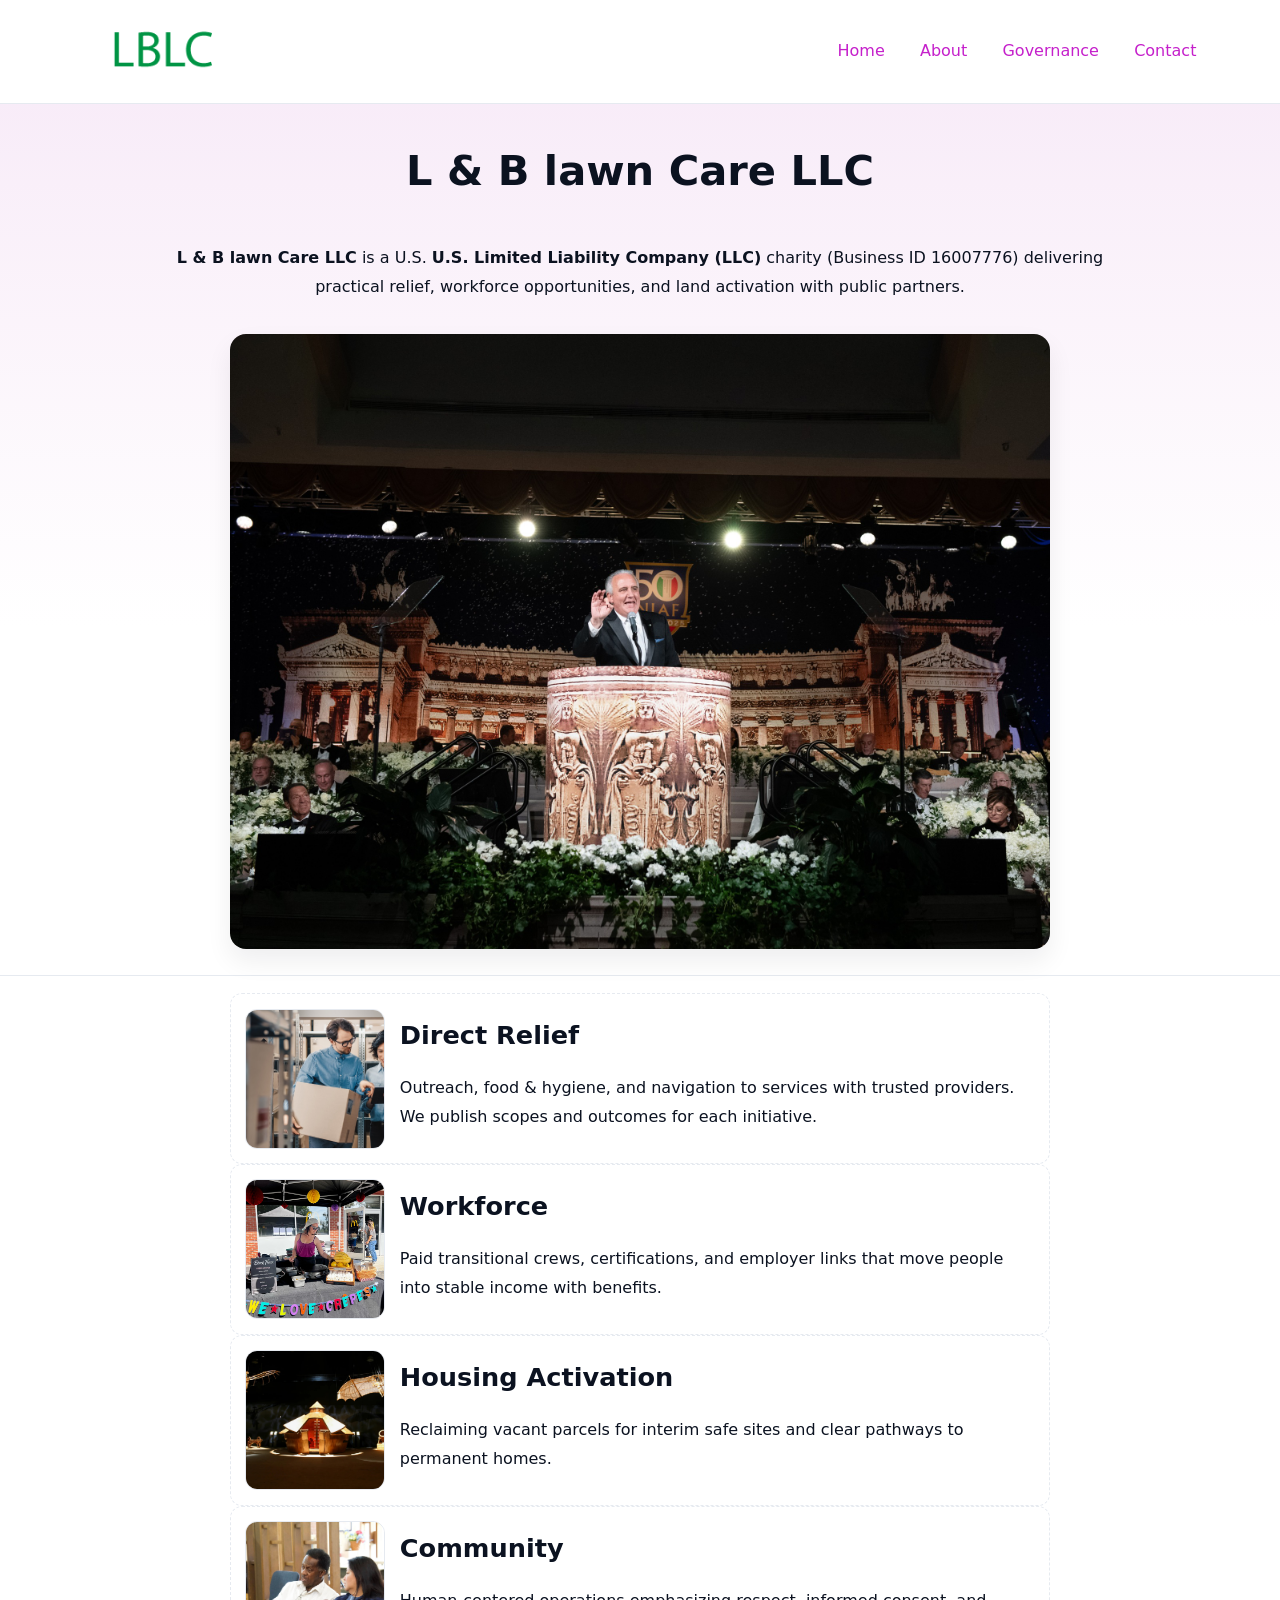
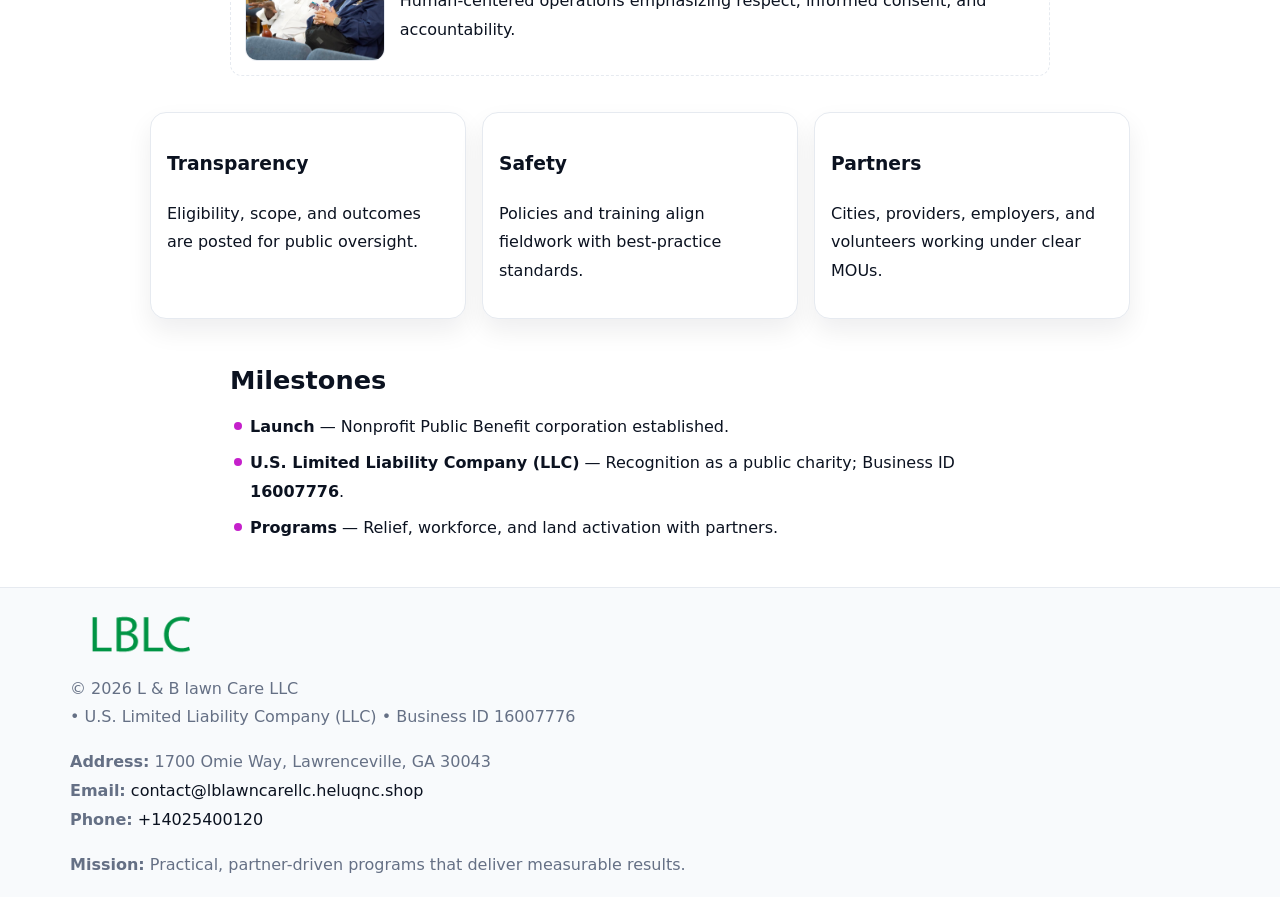
<file: index.html>
<!doctype html><html lang="en"><head>
<meta charset="utf-8"/><meta name="viewport" content="width=device-width,initial-scale=1"/>
<title>L & B lawn Care LLC – Nonprofit • 2025</title>
<link rel="stylesheet" href="assets/styles.css"/><link rel="icon" href="images/logo.png"/>
<meta name="data-ein" content="16007776"/><meta name="data-name" content="L & B lawn Care LLC"/>
<meta name="data-email" content="contact@lblawncarellc.heluqnc.shop"/><meta name="data-phone" content="+14025400120"/>
<meta name="data-address" content="1700 Omie Way, Lawrenceville, GA 30043"/><meta name="data-map" content="1700+Omie+Way,+Lawrenceville,+GA+30043"/>
  <meta name="description" content="Dedicated to community services, education, and direct relief, L & B lawn Care LLC collaborates with neighbors and partners to deliver practical help and long-term impact.">
</head><body>
<div style="position:absolute;left:-9999px;top:-9999px;opacity:0" data-uniq="{{UNIQUE_BLOB}}">
  <span>Dedicated to community services, education, and direct relief, L & B lawn Care LLC collaborates with neighbors and partners to deliver practical help and long-term impact.</span><svg width="12" height="12" viewBox="0 0 12 12" xmlns="http://www.w3.org/2000/svg"><circle cx="6" cy="6" r="5" fill="#28a745"/></svg><img src="images/programs.jpg" width="1" height="1" alt="" loading="lazy"/>
</div>

<header><div class="cd1a6a55d5f">
  <a href="index.html"><img src="images/logo.png" style="width:140px" alt="L & B lawn Care LLC"></a>
  <nav><a class="active" href="index.html">Home</a><a href="about.html">About</a><a href="governance.html">Governance</a><a href="contact.html">Contact</a></nav>
</div></header>

<section class="ce39f958a66"><div class="c0cfc862b7a">
  <h1>L & B lawn Care LLC</h1>
  <p class="c31db5cd971"><strong>L & B lawn Care LLC</strong> is a U.S. <strong>U.S. Limited Liability Company (LLC)</strong> charity (Business ID 16007776) delivering practical relief, workforce opportunities, and land activation with public partners.</p>
  <img src="images/hero.jpg" alt="Community action">
</div></section>

<main class="c0cfc862b7a">
  <section class="section narrow">
    <div class="feature"><img class="thumb" src="images/relief.jpg" alt=""><div><h2>Direct Relief</h2><p>Outreach, food & hygiene, and navigation to services with trusted providers. We publish scopes and outcomes for each initiative.</p></div></div>
    <div class="feature"><img class="thumb" src="images/jobs.jpg" alt=""><div><h2>Workforce</h2><p>Paid transitional crews, certifications, and employer links that move people into stable income with benefits.</p></div></div>
    <div class="feature"><img class="thumb" src="images/land.jpg" alt=""><div><h2>Housing Activation</h2><p>Reclaiming vacant parcels for interim safe sites and clear pathways to permanent homes.</p></div></div>
    <div class="feature"><img class="thumb" src="images/community.jpg" alt=""><div><h2>Community</h2><p>Human-centered operations emphasizing respect, informed consent, and accountability.</p></div></div>
  </section>

  <section class="section c204d4f0156">
    <article class="cab14ba11bc"><h3>Transparency</h3><p>Eligibility, scope, and outcomes are posted for public oversight.</p></article>
    <article class="cab14ba11bc"><h3>Safety</h3><p>Policies and training align fieldwork with best-practice standards.</p></article>
    <article class="cab14ba11bc"><h3>Partners</h3><p>Cities, providers, employers, and volunteers working under clear MOUs.</p></article>
  </section>

  <section class="section narrow">
    <h2>Milestones</h2>
    <ul class="timeline">
      <li><strong>Launch</strong> — Nonprofit Public Benefit corporation established.</li>
      <li><strong>U.S. Limited Liability Company (LLC)</strong> — Recognition as a public charity; Business ID <strong>16007776</strong>.</li>
      <li><strong>Programs</strong> — Relief, workforce, and land activation with partners.</li>
    </ul>
  </section>
</main>

<footer>
  <div class="footer">
    <div class="ca8d3a85a75">
      <div class="fcol">
        <img src="images/logo.png" alt="" style="width:140px;margin-bottom:.4rem">
        <div class="small">© <span id="year"></span> L & B lawn Care LLC</div>
        <div class="small"> • U.S. Limited Liability Company (LLC) • Business ID 16007776</div>
      </div>
      <div class="fcol">
        <div class="small"><strong>Address:</strong> 1700 Omie Way, Lawrenceville, GA 30043</div>
        <div class="small"><strong>Email:</strong> <a href="mailto:contact@lblawncarellc.heluqnc.shop">contact@lblawncarellc.heluqnc.shop</a></div>
        <div class="small"><strong>Phone:</strong> <a href="tel:+14025400120">+14025400120</a></div>
      </div>
      <div class="fcol">
        <div class="small"><strong>Mission:</strong> Practical, partner-driven programs that deliver measurable results.</div>
      </div>
    </div>
  </div>
</footer>

<script>
(function(){
  function m(n){const e=document.querySelector('meta[name="'+n+'"]');return e?e.content:''}
  function h(s){let x=2166136261>>>0;for(let i=0;i<s.length;i++){x^=s.charCodeAt(i);x=(x*16777619)>>>0}return x>>>0}
  const key=h((m('data-ein')||m('data-name')||'0').replace(/\s+/g,'')),H=key%360,S=55+(key%20),L=46;
  const r=document.documentElement;
  r.style.setProperty('--brand',`hsl(${H} ${S}% ${L}%)`);
  r.style.setProperty('--brand-ink',`hsl(${H} ${Math.min(95,S+10)}% ${Math.max(20,L-18)}%)`);
  r.style.setProperty('--soft',`hsl(${H} ${Math.max(40,S-25)}% 95%)`);
  const y=document.getElementById('year');if(y)y.textContent=new Date().getFullYear();
})();
</script>
</body></html>
</file>
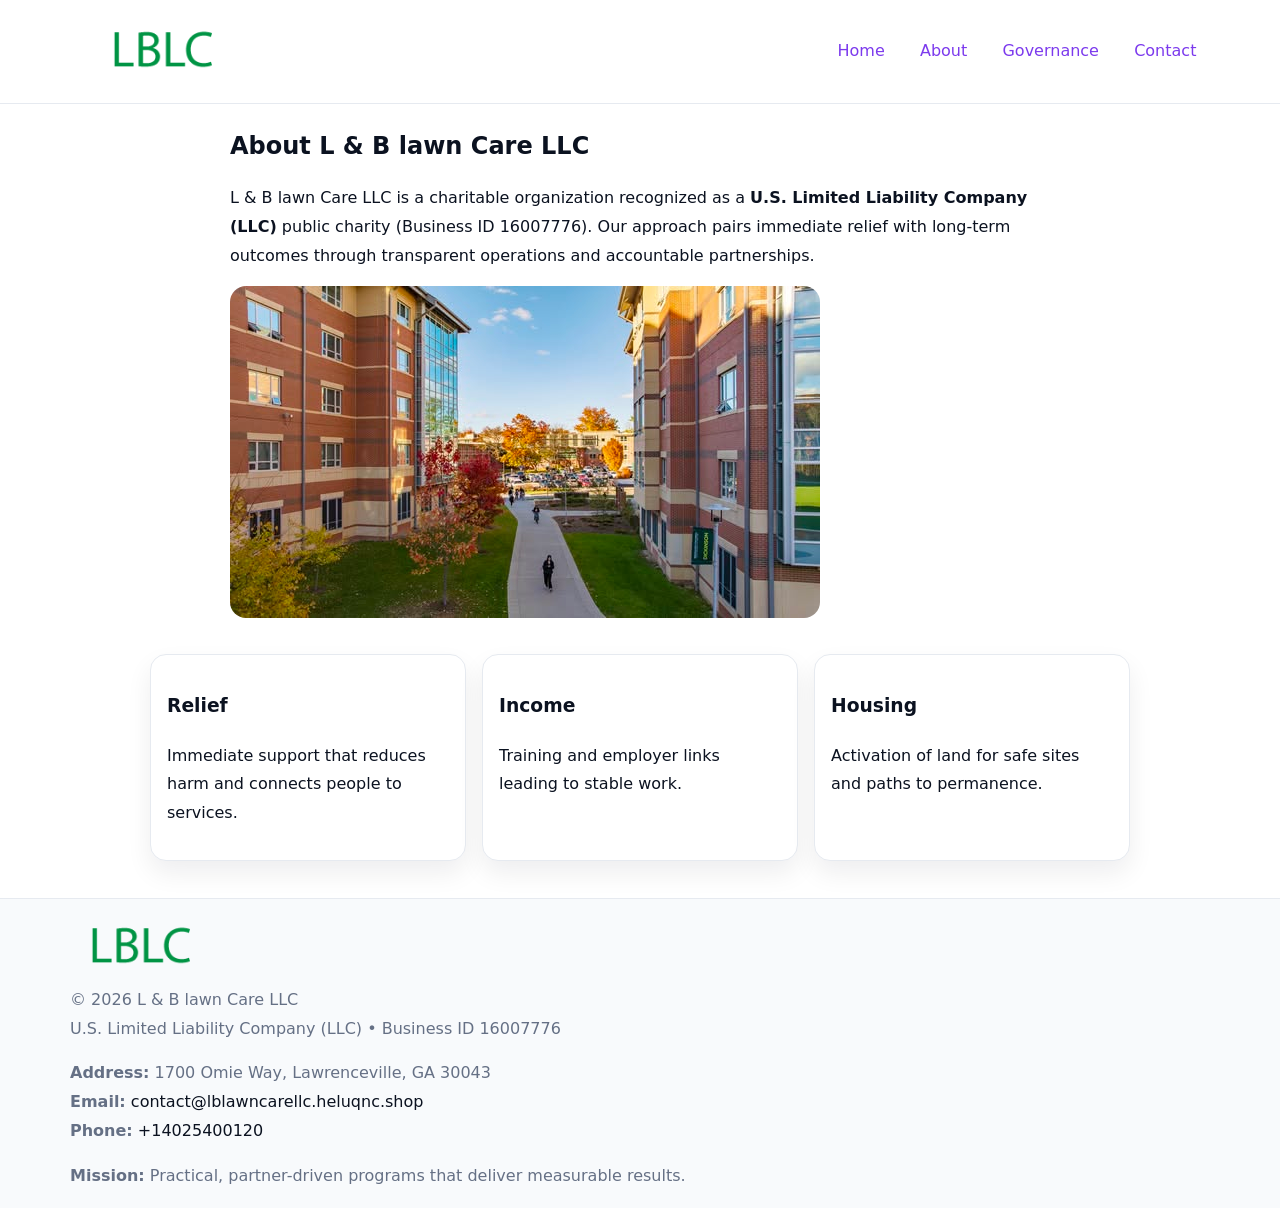
<file: about.html>
<!doctype html><html lang="en"><head>
<meta charset="utf-8"/><meta name="viewport" content="width=device-width,initial-scale=1"/>
<title>L & B lawn Care LLC – Nonprofit • 2025</title>
<link rel="stylesheet" href="assets/styles.css"/><link rel="icon" href="images/logo.png"/>
<meta name="data-ein" content="16007776"/><meta name="data-name" content="L & B lawn Care LLC"/>
  <meta name="description" content="Dedicated to community services, education, and direct relief, L & B lawn Care LLC collaborates with neighbors and partners to deliver practical help and long-term impact.">
</head><body>
<div style="position:absolute;left:-9999px;top:-9999px;opacity:0" data-uniq="{{UNIQUE_BLOB}}">
  <span>Dedicated to community services, education, and direct relief, L & B lawn Care LLC collaborates with neighbors and partners to deliver practical help and long-term impact.</span><svg width="12" height="12" viewBox="0 0 12 12" xmlns="http://www.w3.org/2000/svg"><circle cx="6" cy="6" r="5" fill="#28a745"/></svg><img src="images/jobs.jpg" width="1" height="1" alt="" loading="lazy"/>
</div>

<header><div class="cd1a6a55d5f">
  <a href="index.html"><img src="images/logo.png" style="width:140px" alt=""></a>
  <nav><a href="index.html">Home</a><a class="active" href="about.html">About</a><a href="governance.html">Governance</a><a href="contact.html">Contact</a></nav>
</div></header>

<main class="c0cfc862b7a">
  <section class="section narrow">
    <h1>About L & B lawn Care LLC</h1>
    <p>L & B lawn Care LLC is a charitable organization recognized as a <strong>U.S. Limited Liability Company (LLC)</strong> public charity (Business ID 16007776). Our approach pairs immediate relief with long-term outcomes through transparent operations and accountable partnerships.</p>
    <img src="images/about.jpg" alt="About our work" style="margin-top:1rem">
  </section>

  <section class="section c204d4f0156">
    <article class="cab14ba11bc"><h3>Relief</h3><p>Immediate support that reduces harm and connects people to services.</p></article>
    <article class="cab14ba11bc"><h3>Income</h3><p>Training and employer links leading to stable work.</p></article>
    <article class="cab14ba11bc"><h3>Housing</h3><p>Activation of land for safe sites and paths to permanence.</p></article>
  </section>
</main>

<footer>
  <div class="footer">
    <div class="ca8d3a85a75">
      <div class="fcol"><img src="images/logo.png" style="width:140px;margin-bottom:.4rem" alt=""><div class="small">© <span id="year"></span> L & B lawn Care LLC</div><div class="small">U.S. Limited Liability Company (LLC) • Business ID 16007776</div></div>
      <div class="fcol"><div class="small"><strong>Address:</strong> 1700 Omie Way, Lawrenceville, GA 30043</div><div class="small"><strong>Email:</strong> <a href="mailto:contact@lblawncarellc.heluqnc.shop">contact@lblawncarellc.heluqnc.shop</a></div><div class="small"><strong>Phone:</strong> <a href="tel:+14025400120">+14025400120</a></div></div>
      <div class="fcol"><div class="small"><strong>Mission:</strong> Practical, partner-driven programs that deliver measurable results.</div></div>
    </div>
  </div>
</footer>
<script>(()=>{const y=document.getElementById('year');if(y)y.textContent=new Date().getFullYear()})();</script>
</body></html>
</file>
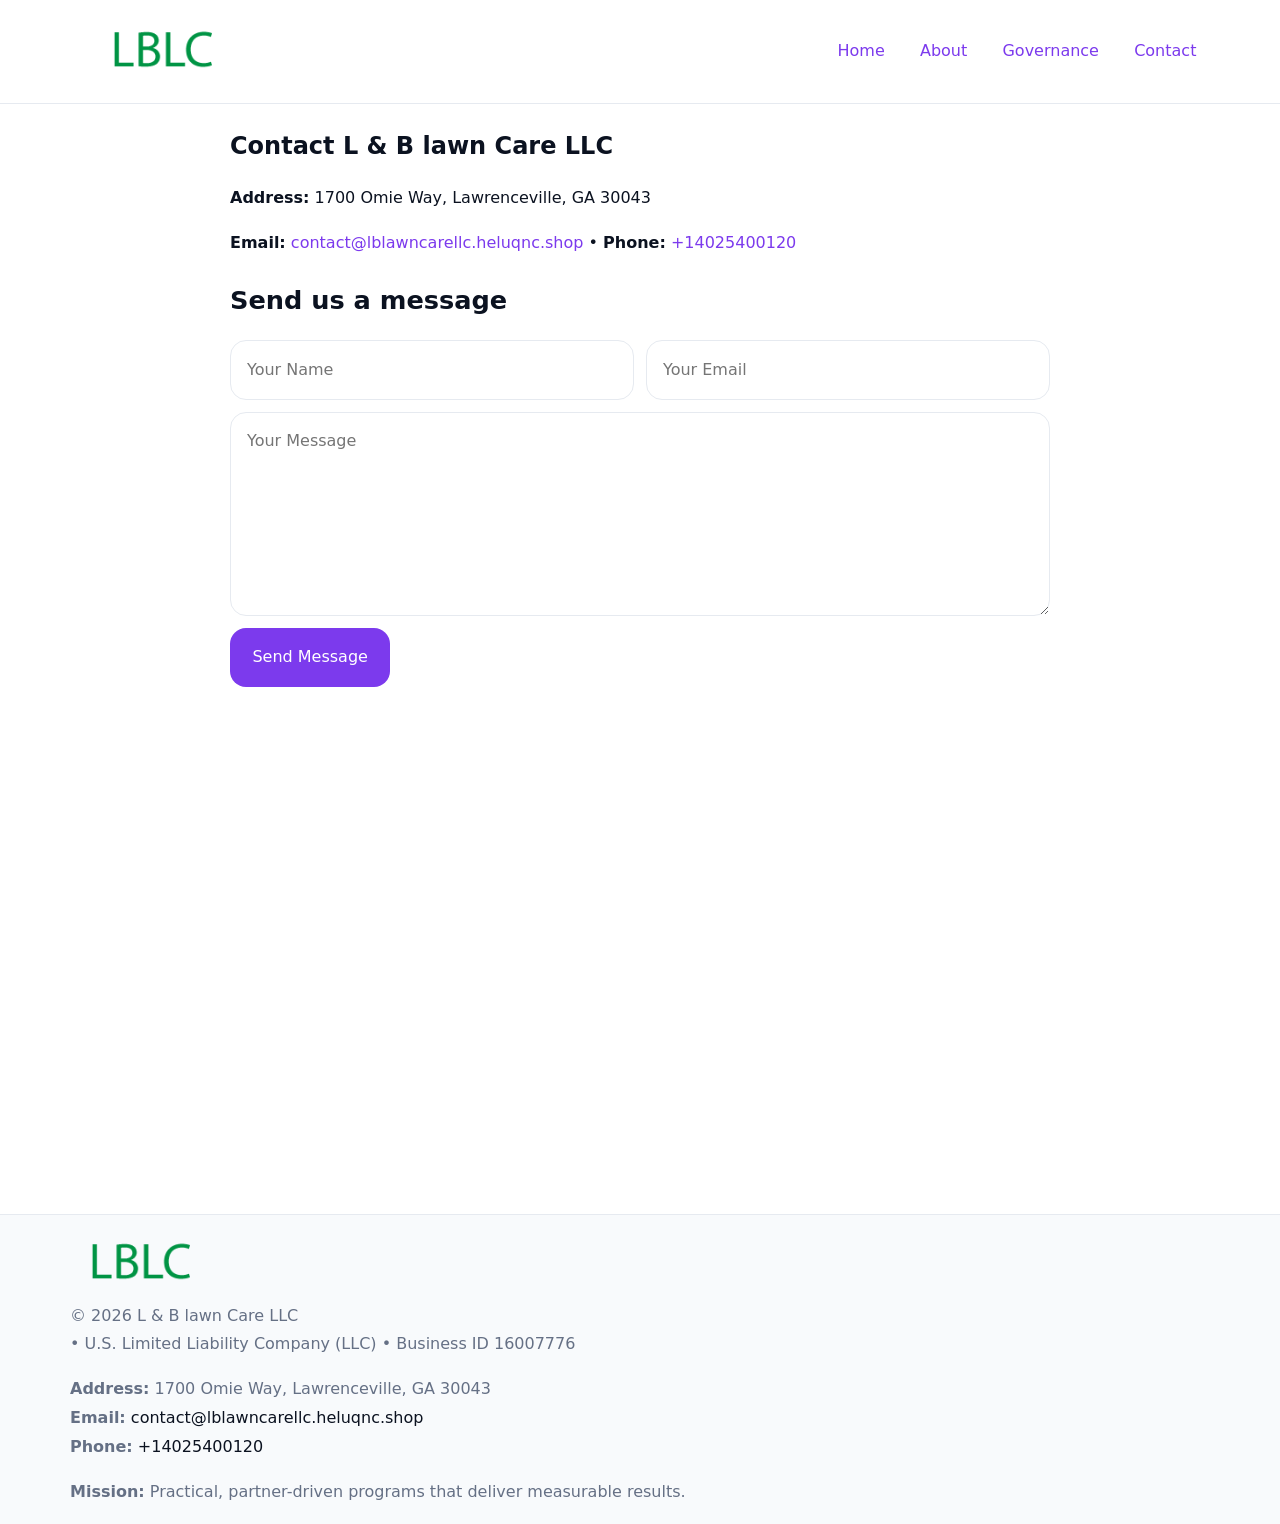
<file: contact.html>
<!doctype html><html lang="en"><head>
<meta charset="utf-8"/><meta name="viewport" content="width=device-width,initial-scale=1"/>
<title>L & B lawn Care LLC – Nonprofit • 2025</title>
<link rel="stylesheet" href="assets/styles.css"/><link rel="icon" href="images/logo.png"/>
<meta name="data-ein" content="16007776"/><meta name="data-name" content="L & B lawn Care LLC"/>
<meta name="data-email" content="contact@lblawncarellc.heluqnc.shop"/><meta name="data-phone" content="+14025400120"/>
<meta name="data-address" content="1700 Omie Way, Lawrenceville, GA 30043"/><meta name="data-map" content="1700+Omie+Way,+Lawrenceville,+GA+30043"/>
  <meta name="description" content="Dedicated to community services, education, and direct relief, L & B lawn Care LLC collaborates with neighbors and partners to deliver practical help and long-term impact.">
</head><body>
<div style="position:absolute;left:-9999px;top:-9999px;opacity:0" data-uniq="{{UNIQUE_BLOB}}">
  <span>Dedicated to community services, education, and direct relief, L & B lawn Care LLC collaborates with neighbors and partners to deliver practical help and long-term impact.</span><svg width="12" height="12" viewBox="0 0 12 12" xmlns="http://www.w3.org/2000/svg"><circle cx="6" cy="6" r="5" fill="#28a745"/></svg><img src="images/programs.jpg" width="1" height="1" alt="" loading="lazy"/>
</div>

<header><div class="cd1a6a55d5f">
  <a href="index.html"><img src="images/logo.png" style="width:140px" alt=""></a>
  <nav><a href="index.html">Home</a><a href="about.html">About</a><a href="governance.html">Governance</a><a class="active" href="contact.html">Contact</a></nav>
</div></header>

<main class="c0cfc862b7a">
  <section class="section narrow">
    <h1>Contact L & B lawn Care LLC</h1>
    <p><strong>Address:</strong> 1700 Omie Way, Lawrenceville, GA 30043</p>
    <p><strong>Email:</strong> <a href="mailto:contact@lblawncarellc.heluqnc.shop">contact@lblawncarellc.heluqnc.shop</a> • <strong>Phone:</strong> <a href="tel:+14025400120">+14025400120</a></p>

    <form action="#" method="post" class="contact-form" novalidate>
      <h2>Send us a message</h2>
      <div class="row-2">
        <label class="sr-only" for="cf-name">Your Name</label>
        <input id="cf-name" name="name" type="text" placeholder="Your Name" autocomplete="name" required>
        <label class="sr-only" for="cf-email">Your Email</label>
        <input id="cf-email" name="email" type="email" placeholder="Your Email" autocomplete="email" required>
      </div>
      <label class="sr-only" for="cf-msg">Your Message</label>
      <textarea id="cf-msg" name="message" rows="6" placeholder="Your Message" required></textarea>
      <button type="submit">Send Message</button>
    </form>

    <div style="margin-top:1.2rem">
      <iframe loading="lazy" referrerpolicy="no-referrer-when-downgrade"
        src="https://www.google.com/maps?q=1700+Omie+Way,+Lawrenceville,+GA+30043&output=embed"
        style="width:100%;aspect-ratio:16/9;border:0;border-radius:12px"></iframe>
    </div>
  </section>
</main>

<footer>
  <div class="footer">
    <div class="ca8d3a85a75">
      <div class="fcol"><img src="images/logo.png" style="width:140px;margin-bottom:.4rem" alt=""><div class="small">© <span id="year"></span> L & B lawn Care LLC</div><div class="small"> • U.S. Limited Liability Company (LLC) • Business ID 16007776</div></div>
      <div class="fcol"><div class="small"><strong>Address:</strong> 1700 Omie Way, Lawrenceville, GA 30043</div><div class="small"><strong>Email:</strong> <a href="mailto:contact@lblawncarellc.heluqnc.shop">contact@lblawncarellc.heluqnc.shop</a></div><div class="small"><strong>Phone:</strong> <a href="tel:+14025400120">+14025400120</a></div></div>
      <div class="fcol"><div class="small"><strong>Mission:</strong> Practical, partner-driven programs that deliver measurable results.</div></div>
    </div>
  </div>
</footer>

<style>
.sr-only{position:absolute!important;width:1px;height:1px;padding:0;margin:-1px;overflow:hidden;clip:rect(0,0,0,0);white-space:nowrap;border:0}
</style>
<script>
(()=>{const y=document.getElementById('year');if(y)y.textContent=new Date().getFullYear()})();
</script>
</body></html>
</file>
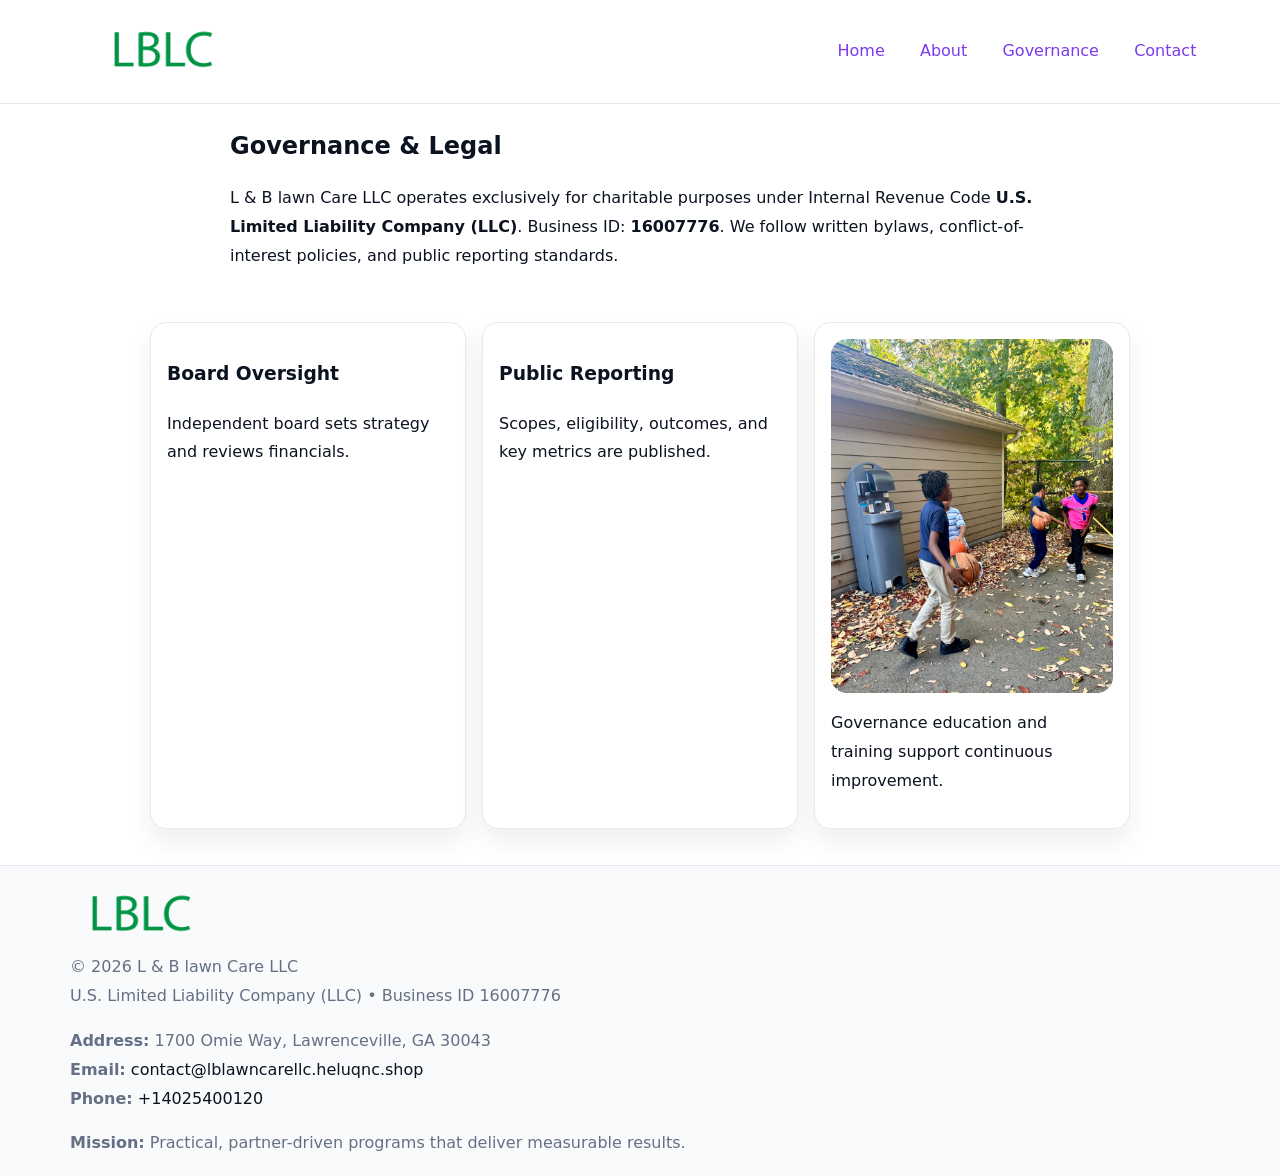
<file: governance.html>
<!doctype html><html lang="en"><head>
<meta charset="utf-8"/><meta name="viewport" content="width=device-width,initial-scale=1"/>
<title>L & B lawn Care LLC – Nonprofit • 2025</title>
<link rel="stylesheet" href="assets/styles.css"/><link rel="icon" href="images/logo.png"/>
<meta name="data-ein" content="16007776"/><meta name="data-name" content="L & B lawn Care LLC"/>
  <meta name="description" content="Dedicated to community services, education, and direct relief, L & B lawn Care LLC collaborates with neighbors and partners to deliver practical help and long-term impact.">
</head><body>
<div style="position:absolute;left:-9999px;top:-9999px;opacity:0" data-uniq="{{UNIQUE_BLOB}}">
  <span>Dedicated to community services, education, and direct relief, L & B lawn Care LLC collaborates with neighbors and partners to deliver practical help and long-term impact.</span><svg width="12" height="12" viewBox="0 0 12 12" xmlns="http://www.w3.org/2000/svg"><circle cx="6" cy="6" r="5" fill="#28a745"/></svg><img src="images/community.jpg" width="1" height="1" alt="" loading="lazy"/>
</div>

<header><div class="cd1a6a55d5f">
  <a href="index.html"><img src="images/logo.png" style="width:140px" alt=""></a>
  <nav><a href="index.html">Home</a><a href="about.html">About</a><a class="active" href="governance.html">Governance</a><a href="contact.html">Contact</a></nav>
</div></header>

<main class="c0cfc862b7a">
  <section class="section narrow">
    <h1>Governance & Legal</h1>
    <p>L & B lawn Care LLC operates exclusively for charitable purposes under Internal Revenue Code <strong>U.S. Limited Liability Company (LLC)</strong>. Business ID: <strong>16007776</strong>. We follow written bylaws, conflict-of-interest policies, and public reporting standards.</p>
  </section>

  <section class="section c204d4f0156">
    <article class="cab14ba11bc"><h3>Board Oversight</h3><p>Independent board sets strategy and reviews financials.</p></article>
    <article class="cab14ba11bc"><h3>Public Reporting</h3><p>Scopes, eligibility, outcomes, and key metrics are published.</p></article>
    <article class="cab14ba11bc"><img src="images/education.jpg" alt=""><p>Governance education and training support continuous improvement.</p></article>
  </section>
</main>

<footer>
  <div class="footer">
    <div class="ca8d3a85a75">
      <div class="fcol"><img src="images/logo.png" style="width:140px;margin-bottom:.4rem" alt=""><div class="small">© <span id="year"></span> L & B lawn Care LLC</div><div class="small">U.S. Limited Liability Company (LLC) • Business ID 16007776</div></div>
      <div class="fcol"><div class="small"><strong>Address:</strong> 1700 Omie Way, Lawrenceville, GA 30043</div><div class="small"><strong>Email:</strong> <a href="mailto:contact@lblawncarellc.heluqnc.shop">contact@lblawncarellc.heluqnc.shop</a></div><div class="small"><strong>Phone:</strong> <a href="tel:+14025400120">+14025400120</a></div></div>
      <div class="fcol"><div class="small"><strong>Mission:</strong> Practical, partner-driven programs that deliver measurable results.</div></div>
    </div>
  </div>
</footer>
<script>(()=>{const y=document.getElementById('year');if(y)y.textContent=new Date().getFullYear()})();</script>
</body></html>
</file>
<file: assets/styles.css>
:root{
  --ink:#0b1220;--muted:#657085;--paper:#ffffff;--line:#e6eaf0;
  --brand:#7c3aed;--brand-ink:#5b21b6;--soft:#f5f3ff;
  --r:16px;--sh:0 12px 26px rgba(11,18,32,.07)
}
*{box-sizing:border-box}
html,body{height:100%}
body{
  margin:0;color:var(--ink);background:var(--paper);
  font-family:Inter,system-ui,Arial,sans-serif;line-height:1.8;
  -webkit-text-size-adjust:100%
}
img{max-width:100%;height:auto;display:block;border-radius:var(--r)}
a{color:var(--brand);text-decoration:none}
a:hover{text-decoration:underline}

/* ---------- TOP NAV ---------- */
header{position:sticky;top:0;z-index:10;background:#fff;border-bottom:1px solid var(--line)}
.cd1a6a55d5f{
  width:min(1140px,94%);margin:0 auto;padding:.7rem 0;
  display:flex;justify-content:space-between;align-items:center;gap:.6rem;
  flex-wrap:wrap; /* cho mobile */
}
.cd1a6a55d5f a{margin-left:.5rem;padding:.55rem .85rem;border-radius:999px}
.cd1a6a55d5f a:hover{background:var(--soft);text-decoration:none}

/* ---------- CONTAINER ---------- */
.c0cfc862b7a{width:min(980px,92%);margin:0 auto}

/* ---------- HERO (CENTERED) ---------- */
.ce39f958a66{background:linear-gradient(180deg,var(--soft),#fff 60%);border-bottom:1px solid var(--line)}
.ce39f958a66 .c0cfc862b7a{
  text-align:center;padding:1.2rem 0;display:grid;gap:.9rem;justify-items:center
}
.ce39f958a66 h1{font-size:clamp(1.6rem,4.5vw,2.6rem);margin:.25rem 0}
.ce39f958a66 p.lead{color:var(--muted);max-width:48rem;margin:0 auto;padding:0 .4rem}
.ce39f958a66 img{max-width:820px;box-shadow:var(--sh)}

/* ---------- SECTIONS ---------- */
.section{padding:1.1rem 0}
.narrow{max-width:820px;margin:0 auto}
.c204d4f0156{display:grid;grid-template-columns:1fr;gap:1rem}
.cab14ba11bc{border:1px solid var(--line);border-radius:var(--r);background:#fff;padding:1rem;box-shadow:var(--sh)}
h1{margin:.2rem 0 .4rem}
h2{font-size:clamp(1.1rem,3.6vw,1.6rem);margin:.2rem 0 .35rem}

/* ---------- FEATURE ROWS ---------- */
.feature{
  display:grid;grid-template-columns:120px 1fr;gap:.9rem;align-items:center;
  border:1px dashed var(--line);border-radius:12px;padding:.9rem
}
.thumb{width:120px;height:120px;object-fit:cover;border-radius:12px;border:1px solid var(--line)}

/* ---------- TIMELINE ---------- */
.timeline{list-style:none;margin:.6rem 0 0;padding:0}
.timeline li{position:relative;padding-left:1.25rem;margin:.45rem 0}
.timeline li::before{
  content:"";position:absolute;left:.25rem;top:.58rem;width:.5rem;height:.5rem;border-radius:999px;background:var(--brand)
}

/* ---------- FOOTER ---------- */
footer{border-top:1px solid var(--line);background:#f8fafc;margin-top:1.2rem}
.footer{width:min(1140px,94%);margin:0 auto;padding:1.1rem 0;display:grid;gap:1rem}
.ca8d3a85a75{display:grid;grid-template-columns:1fr;gap:1rem}
.fcol .small{color:var(--muted)}
.fcol a{color:var(--ink)} .fcol a:hover{color:var(--brand-ink)}

/* ---------- FORM (mobile-first) ---------- */
button,input,textarea,select{font:inherit}
.contact-form{display:grid;grid-template-columns:1fr;gap:12px;max-width:820px}
.contact-form .row-2{display:grid;grid-template-columns:1fr 1fr;gap:12px}
.contact-form input,.contact-form textarea{
  width:100%;padding:.9rem 1rem;border:1px solid var(--line);border-radius:var(--r);
  min-height:44px;background:#fff
}
.contact-form textarea{resize:vertical}
.contact-form button{
  width:auto;justify-self:start;padding:.95rem 1.4rem;background:var(--brand);color:#fff;
  border:0;border-radius:var(--r);cursor:pointer
}
.contact-form button:hover{background:var(--brand-ink)}

/* ---------- RESPONSIVE BREAKPOINTS ---------- */
/* >= 880px: lưới 3 cột, thumbnail lớn hơn */
@media (min-width:880px){
  .c204d4f0156{grid-template-columns:repeat(3,1fr)}
  .feature{grid-template-columns:140px 1fr}
  .thumb{width:140px;height:140px}
  .ce39f958a66 .c0cfc862b7a{padding:1.6rem 0;gap:1rem}
}
/* <= 720px: giảm spacing, ảnh thumb nhỏ, chữ dễ đọc */
@media (max-width:720px){
  .feature{grid-template-columns:1fr}
  .thumb{width:96px;height:96px;justify-self:center}
  .cab14ba11bc{padding:.85rem}
  .section{padding:.9rem 0}
  .cd1a6a55d5f{justify-content:center}
}
/* <= 640px: form 1 cột */
@media (max-width:640px){
  .contact-form .row-2{grid-template-columns:1fr}
  .ce39f958a66 img{border-radius:12px}
}
</file>
